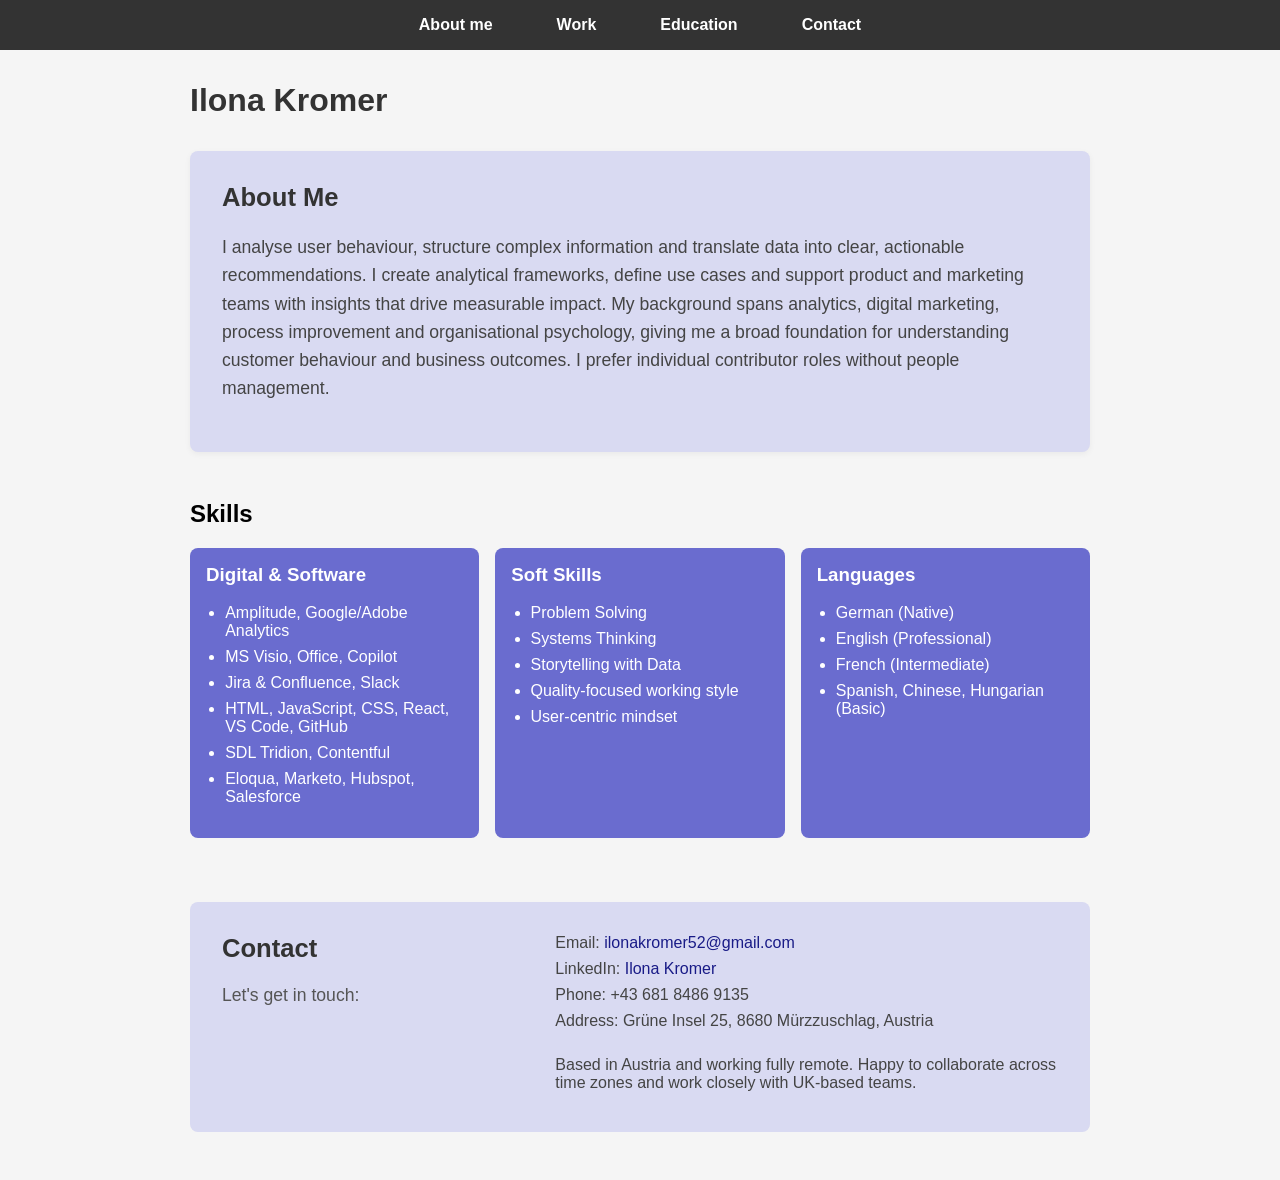
<file: index.html>
<!DOCTYPE html>
<html lang="en">
<head>
  <meta name="robots" content="noindex, nofollow">
  <meta charset="UTF-8" />
  <meta name="viewport" content="width=device-width, initial-scale=1.0" />
  <title>About Me</title>
  <link rel="stylesheet" href="style.css" />
</head>
<body>
  <nav class="navbar">
    <ul class="nav-list">
      <li><a href="index.html">About me</a></li>
      <li><a href="work.html">Work</a></li>
      <li><a href="education.html">Education</a></li>
      <li><a href="#contact">Contact</a></li>
    </ul>
  </nav>

  <div class="container">
    <h1>Ilona Kromer</h1>
    <section class="summary-box">
  <h2>About Me</h2>
  <p>
    I analyse user behaviour, structure complex information and translate 
data into clear, actionable recommendations. I create analytical 
frameworks, define use cases and support product and marketing 
teams with insights that drive measurable impact. My background 
spans analytics, digital marketing, process improvement and 
organisational psychology, giving me a broad foundation for 
understanding customer behaviour and business outcomes. I prefer 
individual contributor roles without people management.
</section>

   <section id="skills">
  <h2>Skills</h2>
  <div class="skills-row">
    <div class="skill-box">
      <h3>Digital & Software</h3>
      <ul>
        <li>Amplitude, Google/Adobe Analytics</li>
        <li>MS Visio, Office, Copilot</li>
        <li>Jira & Confluence, Slack</li>
        <li>HTML, JavaScript, CSS, React, VS Code, GitHub </li>
        <li>SDL Tridion, Contentful</li>
        <li>Eloqua, Marketo, Hubspot, Salesforce</li>
      </ul>
    </div>
    <div class="skill-box">
      <h3>Soft Skills</h3>
      <ul>
        <li>Problem Solving</li>
        <li>Systems Thinking</li>
        <li>Storytelling with Data</li>
        <li>Quality‑focused working style</li>
        <li>User‑centric mindset</li>
      </ul>
    </div>
    <div class="skill-box">
      <h3>Languages</h3>
      <ul>
        <li>German (Native)</li>
        <li>English (Professional)</li>
        <li>French (Intermediate)</li>
        <li>Spanish, Chinese, Hungarian (Basic)</li>
      </ul>
    </div>
  </div>
</section>

  <section id="contact" class="contact-box">
  <div class="contact-content">
    <div class="contact-left">
      <h2>Contact</h2>
      <p>Let's get in touch:</p>
    </div>
    <div class="contact-right">
      <ul>
        <li>Email: <a href="mailto:ilonakromer52@gmail.com">ilonakromer52@gmail.com</a></li>
        <li>LinkedIn: <a href="https://www.linkedin.com/in/ilona-kromer-66a8992a/" target="_blank">Ilona Kromer</a></li>
        <li>Phone: +43 681 8486 9135</li>
        <li>Address: Grüne Insel 25, 8680 Mürzzuschlag, Austria</li><br>
        <li>Based in Austria and working fully remote. Happy to collaborate across time zones and work closely with UK‑based teams.</li>
      </ul>
    </div>
  </div>
</section>


  </div>
</body>
</html>
</file>
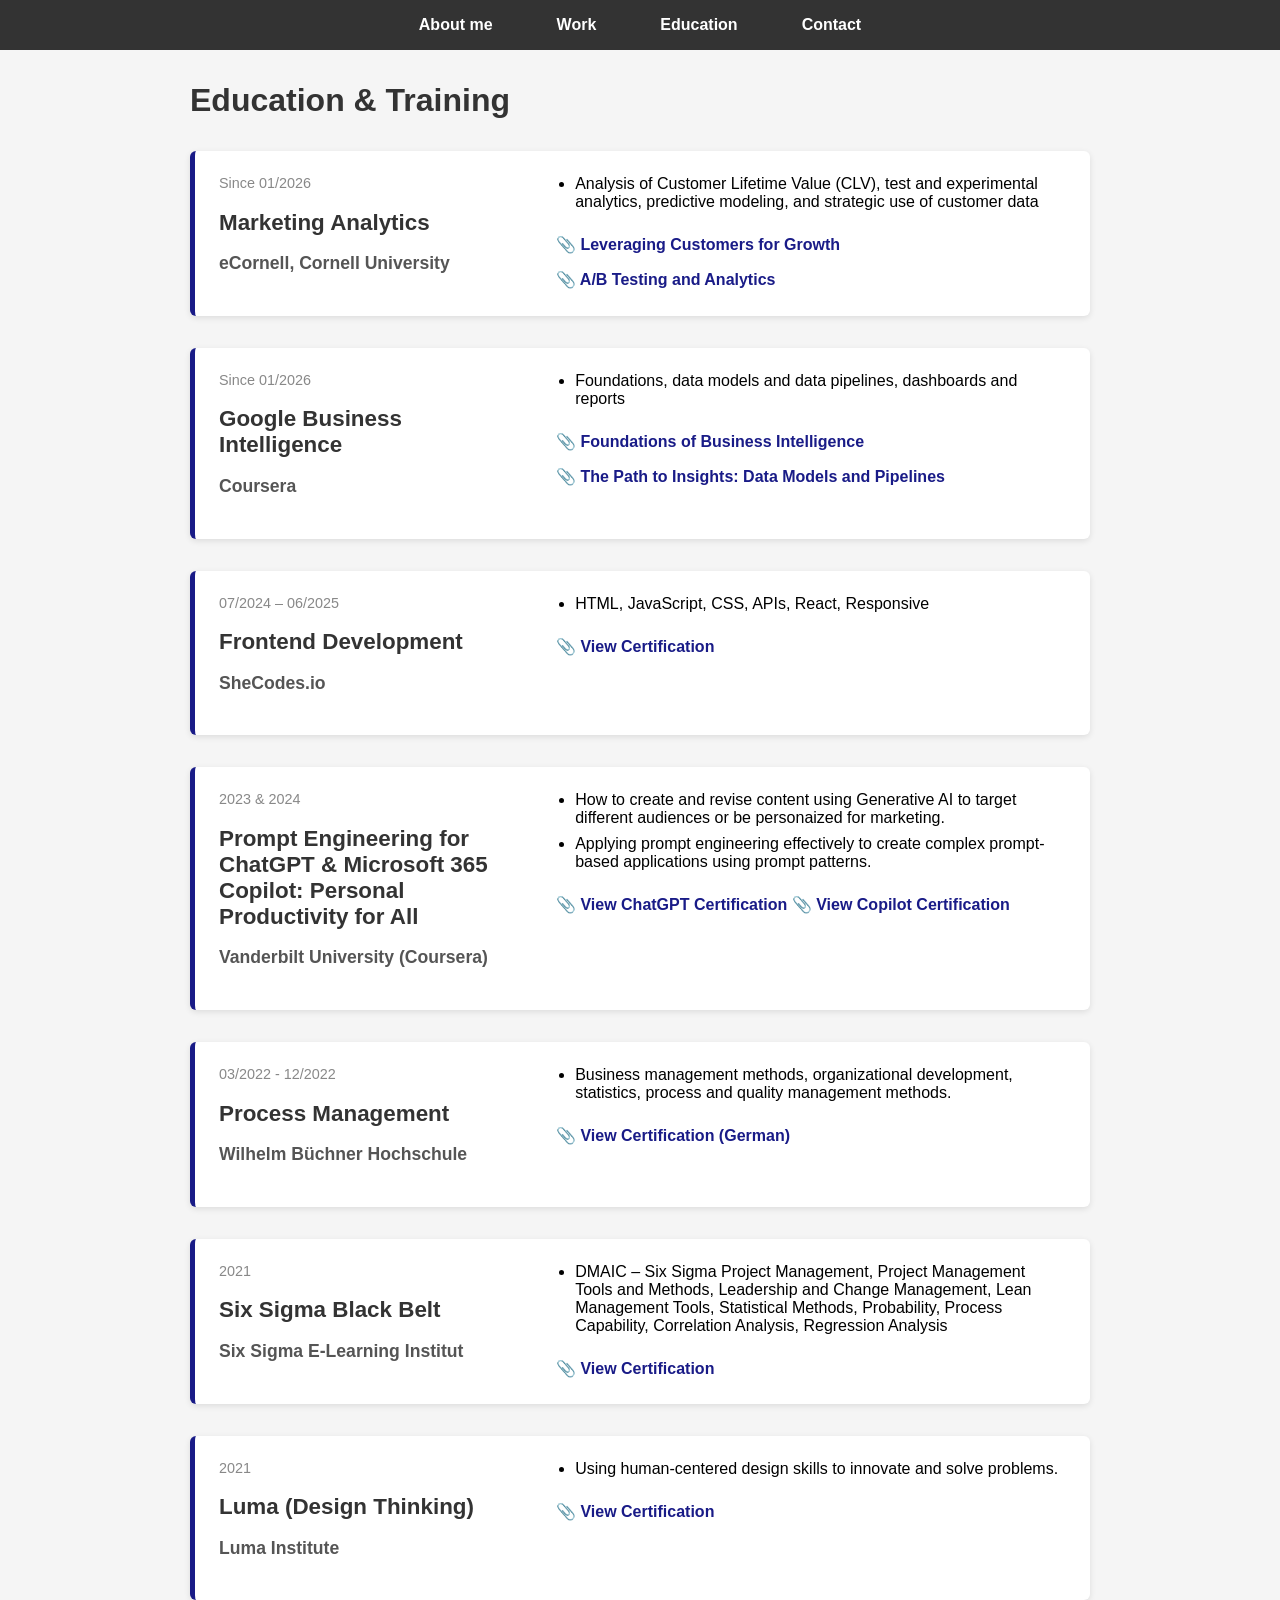
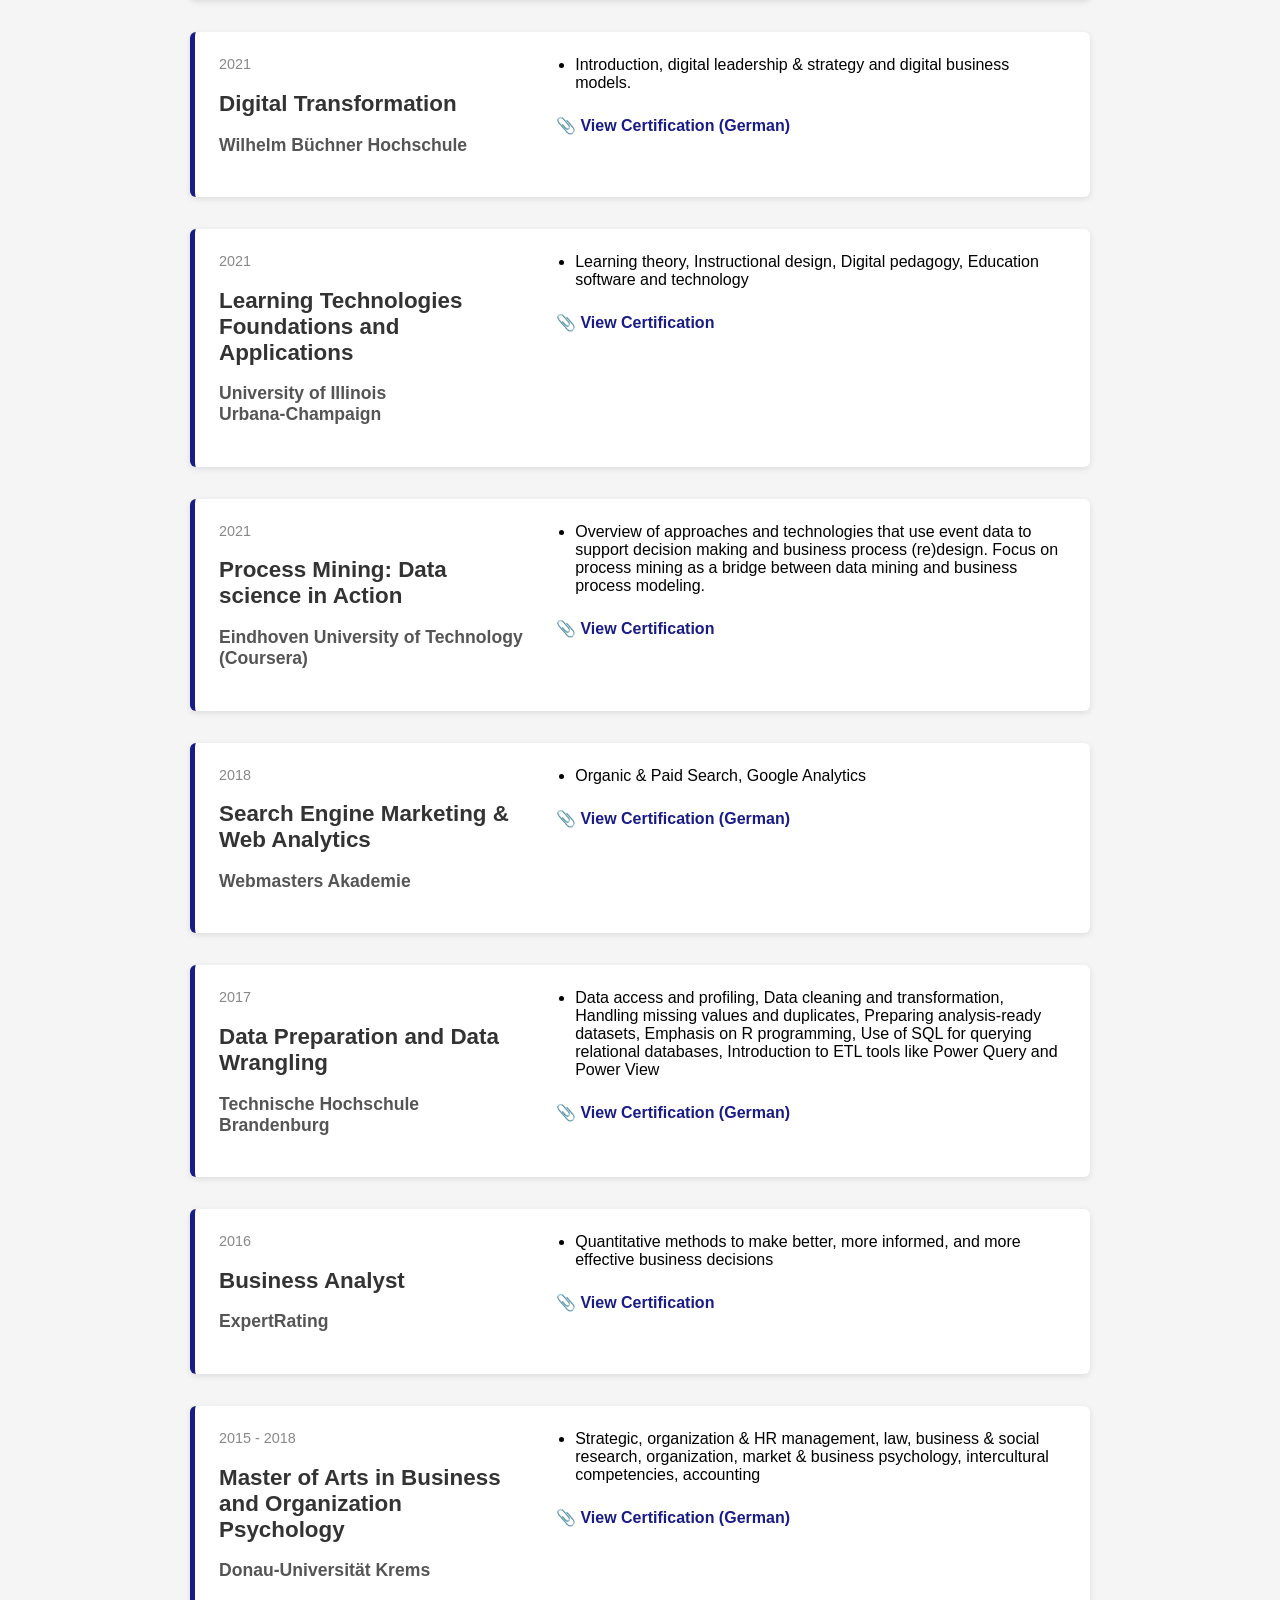
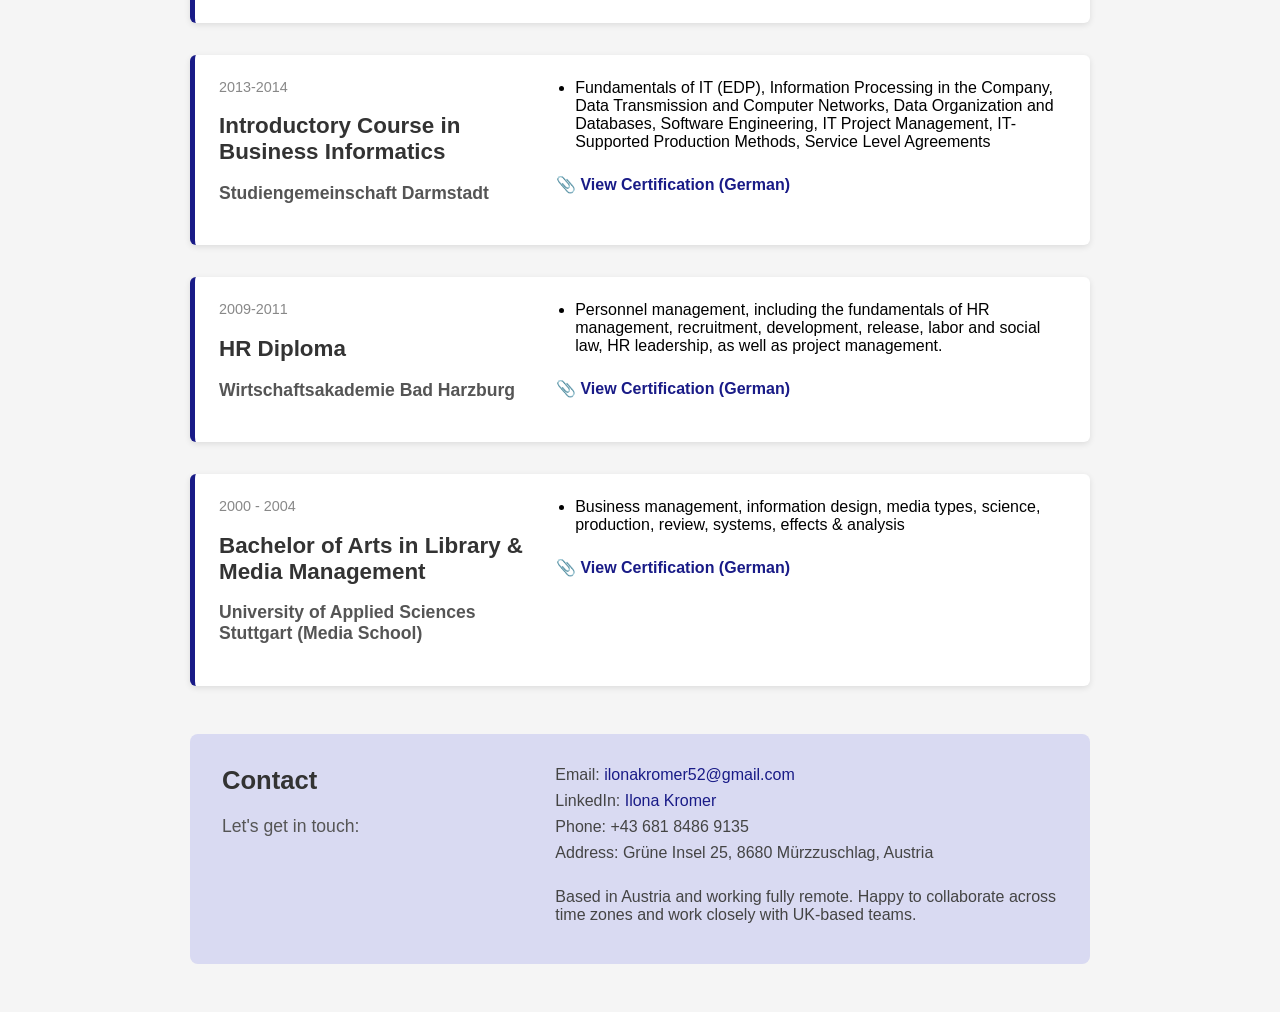
<file: education.html>
<!DOCTYPE html>
<html lang="en">
<head>
  <meta name="robots" content="noindex, nofollow">
  <meta charset="UTF-8" />
  <meta name="viewport" content="width=device-width, initial-scale=1.0" />
  <title>Education</title>
  <link rel="stylesheet" href="style.css" />
</head>
<body>
  <nav class="navbar">
    <ul class="nav-list">
      <li><a href="index.html">About me</a></li>
      <li><a href="work.html">Work</a></li>
      <li><a href="education.html">Education</a></li>
       <li><a href="#contact">Contact</a></li>
    </ul>
  </nav>

  <div class="container">
    <h1>Education & Training</h1>
<!-- FirstA Education Card -->
    <div class="edu-card">
      <div class="edu-left">
        <span class="edu-time">Since 01/2026</span>
        <h2 class="edu-course">Marketing Analytics</h2>
        <h3 class="edu-institution">eCornell, Cornell University</h3>
      </div>
      <div class="edu-right">
        <ul class="edu-tasks">
          <li>Analysis of Customer Lifetime Value (CLV), test and experimental analytics, predictive modeling, and strategic use of customer data</li>
          </ul>
        <a class="edu-download" href="ConfirmationOfCompletion_LeveragingCustomersforGrowth.pdf" target="_blank" download>📎 Leveraging Customers for Growth</a><br>
        <a class="edu-download" href="ConfirmationOfCompletionTestingandAnalytics.pdf" target="_blank" download>📎 A/B Testing and Analytics</a>
      </div>
    </div><!-- FirstB Education Card -->
    <div class="edu-card">
      <div class="edu-left">
        <span class="edu-time">Since 01/2026</span>
        <h2 class="edu-course">Google Business Intelligence</h2>
        <h3 class="edu-institution">Coursera</h3>
      </div>
      <div class="edu-right">
        <ul class="edu-tasks">
          <li>Foundations, data models and data pipelines, dashboards and reports</li>
          </ul>
        <a class="edu-download" href="Coursera_Fondationsofbusinessintelligence.pdf" target="_blank" download>📎 Foundations of Business Intelligence</a><br>
         <a class="edu-download" href="Coursera_Datamodelsandpipelines.pdf" target="_blank" download>📎 The Path to Insights: Data Models and Pipelines</a>
      </div>
      </div>
    
    <!-- FirstC Education Card -->
    <div class="edu-card">
      <div class="edu-left">
        <span class="edu-time">07/2024 – 06/2025</span>
        <h2 class="edu-course">Frontend Development</h2>
        <h3 class="edu-institution">SheCodes.io</h3>
      </div>
      <div class="edu-right">
        <ul class="edu-tasks">
          <li>HTML, JavaScript, CSS, APIs, React, Responsive</li>
          </ul>
        <a class="edu-download" href="https://www.shecodes.io/certificates/c8ff155c09fa15ffcf0c9c546fc94eca" target="_blank" download>📎 View Certification</a>
      </div>
    </div>

    <!-- Second Education Card -->
    <div class="edu-card">
      <div class="edu-left">
        <span class="edu-time">2023 & 2024</span>
        <h2 class="edu-course">Prompt Engineering for ChatGPT & Microsoft 365 Copilot: Personal Productivity for All</h2>
        <h3 class="edu-institution">Vanderbilt University (Coursera)</h3>
      </div>
      <div class="edu-right">
        <ul class="edu-tasks">
          <li>How to create and revise content using Generative AI to target different audiences or be personaized for marketing.</li>
          <li>Applying prompt engineering effectively to create complex prompt-based applications using prompt patterns.</li> 
        </ul>
        <a class="edu-download" href="https://coursera.org/share/b7564d3cdbf72cab89de0d326e8f38c9" target="_blank" download>📎 View ChatGPT Certification</a>
         <a class="edu-download" href="https://coursera.org/share/c2a1d60d590329255cd60bb11e40ae57" target="_blank" download>📎 View Copilot Certification</a>
      
      </div>
    </div>
<!-- Third Education Card -->
    <div class="edu-card">
      <div class="edu-left">
        <span class="edu-time">03/2022 - 12/2022</span>
        <h2 class="edu-course">Process Management</h2>
        <h3 class="edu-institution"> Wilhelm Büchner Hochschule</h3>
      </div>
      <div class="edu-right">
        <ul class="edu-tasks">
          <li>Business management methods, organizational development, statistics, process and quality management methods.</li> 
        </ul>
        <a class="edu-download" href="Prozessmanagement.pdf" target="_blank">📎 View Certification (German)</a>
      </div>
    </div>
    <!-- Third Education Card -->
    <div class="edu-card">
      <div class="edu-left">
        <span class="edu-time">2021</span>
        <h2 class="edu-course">Six Sigma Black Belt</h2>
        <h3 class="edu-institution"> Six Sigma E-Learning Institut</h3>
      </div>
      <div class="edu-right">
        <ul class="edu-tasks">
          <li>DMAIC – Six Sigma Project Management, Project Management Tools and Methods, Leadership and Change Management, Lean Management Tools, Statistical Methods, Probability, Process Capability, Correlation Analysis, Regression Analysis
      </ul>
        <a class="edu-download" href="Black_Belt.pdf" target="_blank" download>📎 View Certification</a>
      </div>
    </div>
    <!-- ThirdC Education Card -->
    <div class="edu-card">
      <div class="edu-left">
        <span class="edu-time">2021</span>
        <h2 class="edu-course">Luma (Design Thinking)</h2>
        <h3 class="edu-institution"> Luma Institute</h3>
      </div>
      <div class="edu-right">
        <ul class="edu-tasks">
          <li> Using human-centered design skills to innovate and solve problems.</li> 
        </ul>
        <a class="edu-download" href="Luma.pdf" target="_blank" download>📎 View Certification</a>
      </div>
    </div>
    <!-- Fourth Education Card -->
    <div class="edu-card">
      <div class="edu-left">
        <span class="edu-time">2021</span>
        <h2 class="edu-course">Digital Transformation</h2>
        <h3 class="edu-institution"> Wilhelm Büchner Hochschule</h3>
      </div>
      <div class="edu-right">
        <ul class="edu-tasks">
          <li>Introduction, digital leadership & strategy and digital business models.</li> 
        </ul>
        <a class="edu-download" href="Digitale_Transformation.pdf" target="_blank">📎 View Certification (German)</a>
      </div>
    </div>
    <!-- FourthA Education Card -->
    <div class="edu-card">
      <div class="edu-left">
        <span class="edu-time">2021</span>
        <h2 class="edu-course">Learning Technologies Foundations and Applications </h2>
        <h3 class="edu-institution"> University of Illinois Urbana‑Champaign</h3>
      </div>
      <div class="edu-right">
        <ul class="edu-tasks">
          <li>Learning theory, Instructional design, Digital pedagogy, Education software and technology
        </ul>
        <a class="edu-download" href="Learning_Technologies.pdf" target="_blank">📎 View Certification</a>
      </div>
    </div>
    <!-- FourthB Education Card -->
    <div class="edu-card">
      <div class="edu-left">
        <span class="edu-time">2021</span>
        <h2 class="edu-course">Process Mining: Data science in Action</h2>
        <h3 class="edu-institution"> Eindhoven University of Technology (Coursera)</h3>
      </div>
      <div class="edu-right">
        <ul class="edu-tasks">
          <li>Overview of approaches and technologies that use event data to support decision making and business process (re)design. Focus on process mining as a bridge between data mining and business process modeling.</li> 
        </ul>
        <a class="edu-download" href="https://coursera.org/share/8fd2d628d52ee7a53a643d163cfc325a" target="_blank" download>📎 View Certification</a>
      </div>
    </div>
     <!-- Fifth Education Card -->
    <div class="edu-card">
      <div class="edu-left">
        <span class="edu-time">2018</span>
        <h2 class="edu-course">Search Engine Marketing & Web Analytics</h2>
        <h3 class="edu-institution"> Webmasters Akademie</h3>
      </div>
      <div class="edu-right">
        <ul class="edu-tasks">
          <li>Organic & Paid Search, Google Analytics</li> 
        </ul>
        <a class="edu-download" href="SEM.pdf" target="_blank">📎 View Certification (German)</a>
      </div>
    </div>
    <!-- FifthB Education Card -->
    <div class="edu-card">
      <div class="edu-left">
        <span class="edu-time">2017</span>
        <h2 class="edu-course">Data Preparation and Data Wrangling</h2>
        <h3 class="edu-institution"> Technische Hochschule Brandenburg</h3>
      </div>
      <div class="edu-right">
        <ul class="edu-tasks">
          <li>Data access and profiling, Data cleaning and transformation, Handling missing values and duplicates, Preparing analysis-ready datasets, Emphasis on R programming, Use of SQL for querying relational databases, Introduction to ETL tools like Power Query and Power View
      </ul>
        <a class="edu-download" href="Brandenburg.pdf" target="_blank">📎 View Certification (German)</a>
      </div>
    </div>
     <!-- FifthC Education Card -->
    <div class="edu-card">
      <div class="edu-left">
        <span class="edu-time">2016</span>
        <h2 class="edu-course">Business Analyst</h2>
        <h3 class="edu-institution"> ExpertRating</h3>
      </div>
      <div class="edu-right">
         <ul class="edu-tasks">
          <li>Quantitative methods to make better, more informed, and more effective business decisions</li> 
        </ul>
        <a class="edu-download" href="Business_Analyst.pdf" target="_blank">📎 View Certification</a>
      </div>
    </div>
     <!-- Sixth Education Card -->
    <div class="edu-card">
      <div class="edu-left">
        <span class="edu-time">2015 - 2018</span>
        <h2 class="edu-course">Master of Arts in Business and Organization Psychology</h2>
        <h3 class="edu-institution"> Donau-Universität Krems</h3>
      </div>
      <div class="edu-right">
        <ul class="edu-tasks">
          <li>Strategic, organization & HR management, law, business & social 
research, organization, market & business psychology, intercultural 
competencies, accounting</li> 
        </ul>
        <a class="edu-download" href="Krems.pdf" target="_blank">📎 View Certification (German)</a>
      </div>
    </div>
     <!-- SixthB Education Card -->
    <div class="edu-card">
      <div class="edu-left">
        <span class="edu-time">2013-2014</span>
        <h2 class="edu-course">Introductory Course in Business Informatics</h2>
        <h3 class="edu-institution"> Studiengemeinschaft Darmstadt</h3>
      </div>
      <div class="edu-right">
        <ul class="edu-tasks">
          <li>Fundamentals of IT (EDP), Information Processing in the Company, Data Transmission and Computer Networks, Data Organization and Databases, Software Engineering, IT Project Management, IT-Supported Production Methods, Service Level Agreements</li> 
        </ul>
        <a class="edu-download" href="Darmstadt.pdf" target="_blank">📎 View Certification (German)</a>
      </div>
    </div>
     <!-- SixthC Education Card -->
    <div class="edu-card">
      <div class="edu-left">
        <span class="edu-time">2009-2011</span>
        <h2 class="edu-course">HR Diploma</h2>
        <h3 class="edu-institution"> Wirtschaftsakademie Bad Harzburg</h3>
      </div>
      <div class="edu-right">
        <ul class="edu-tasks">
          <li>Personnel management, including the fundamentals of HR management, recruitment, development, release, labor and social law, HR leadership, as well as project management.</li> 
        </ul>
        <a class="edu-download" href="Harzburg.pdf" target="_blank">📎 View Certification (German)</a>
      </div>
    </div>
     <!-- Seventh Education Card -->
    <div class="edu-card">
      <div class="edu-left">
        <span class="edu-time">2000 - 2004</span>
        <h2 class="edu-course">Bachelor of Arts in Library & Media Management </h2>
        <h3 class="edu-institution"> University of Applied Sciences Stuttgart (Media School)</h3>
      </div>
      <div class="edu-right">
        <ul class="edu-tasks">
          <li>Business management, information design, media types, science, production, review, systems, effects & analysis</li> 
        </ul>
        <a class="edu-download" href="HdM.pdf" target="_blank">📎 View Certification (German)</a>
      </div>
    </div>
     <!-- This closes the .container properly -->

  <section id="contact" class="contact-box">
    <div class="contact-content">
      <div class="contact-left">
        <h2>Contact</h2>
        <p>Let's get in touch:</p>
      </div>
      <div class="contact-right">
        <ul>
          <li>Email: <a href="mailto:ilonakromer52@gmail.com">ilonakromer52@gmail.com</a></li>
          <li>LinkedIn: <a href="https://www.linkedin.com/in/ilona-kromer-66a8992a/" target="_blank">Ilona Kromer</a></li>
          <li>Phone: +43 681 8486 9135</li>
          <li>Address: Grüne Insel 25, 8680 Mürzzuschlag, Austria</li><br>
          <li>Based in Austria and working fully remote. Happy to collaborate across time zones and work closely with UK‑based teams.</li>
        </ul>
      </div>
    </div>
  </section>
 
</body>
</html>
</file>
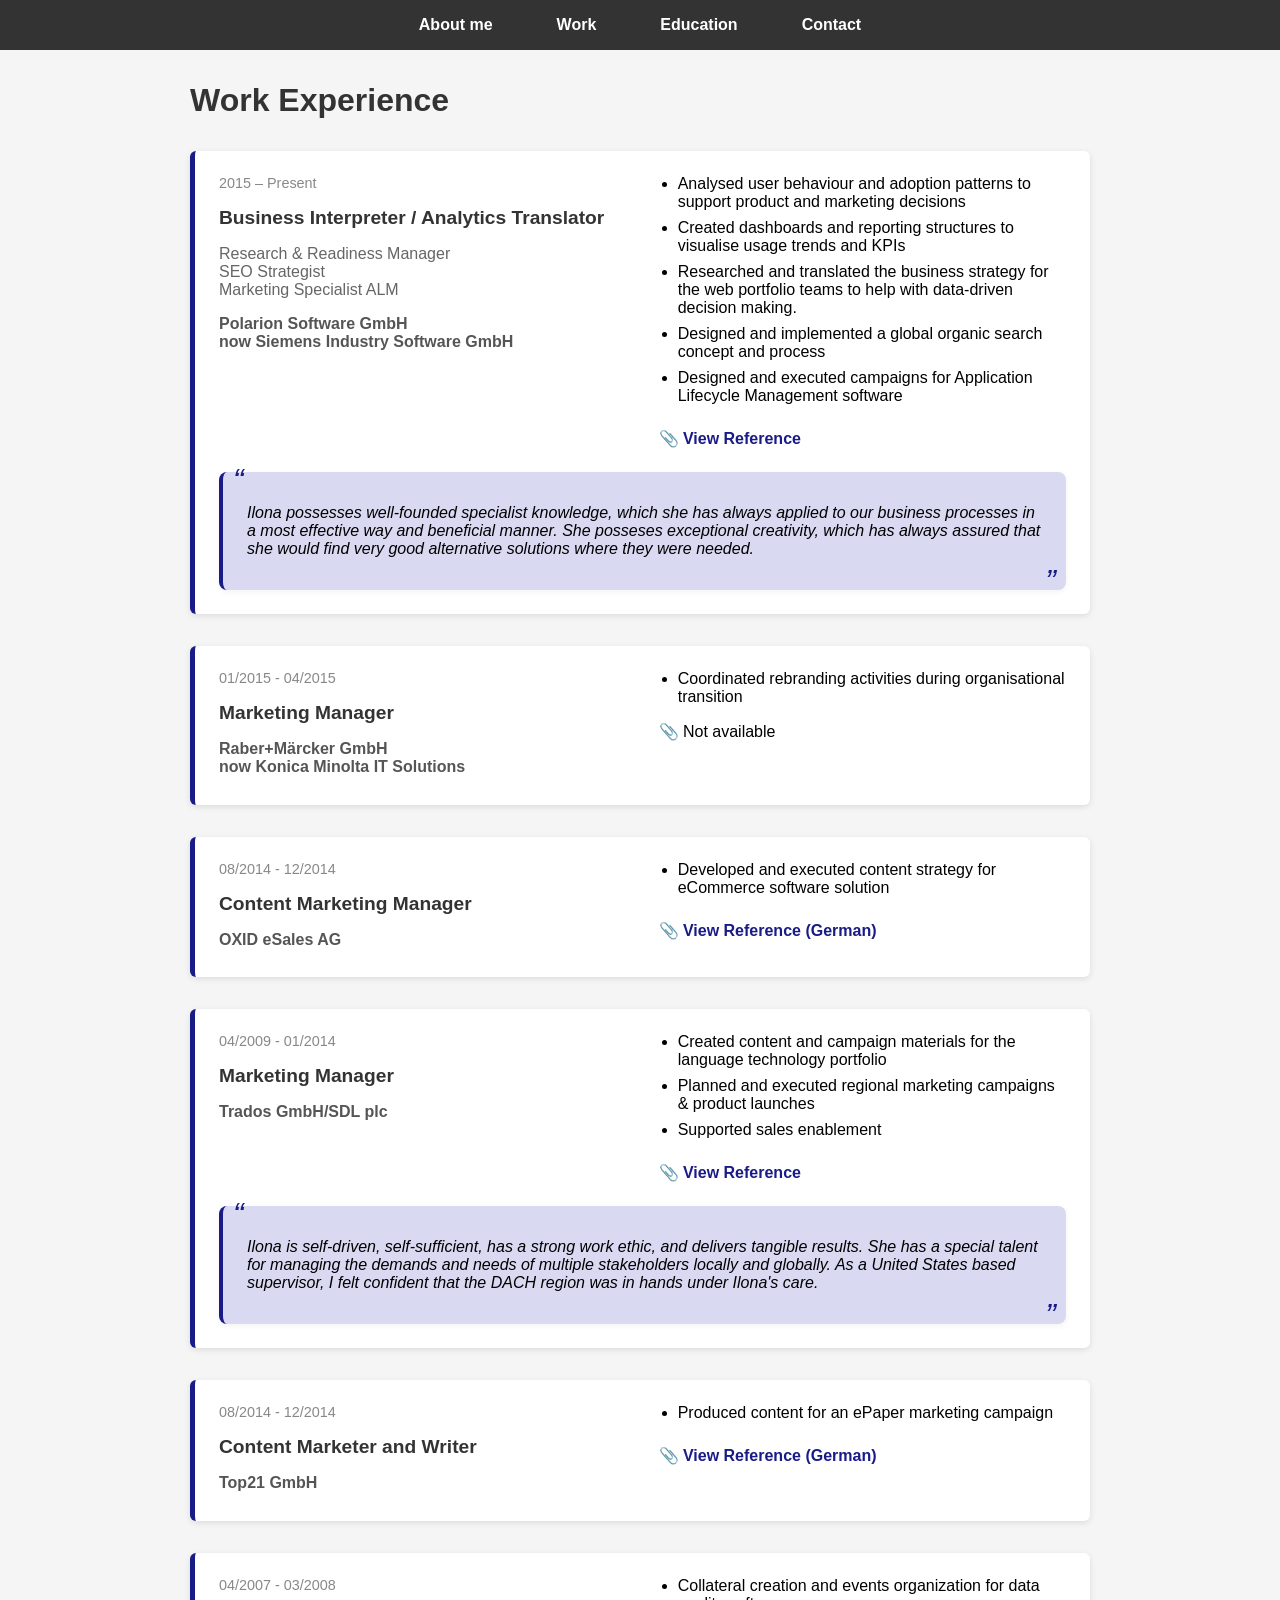
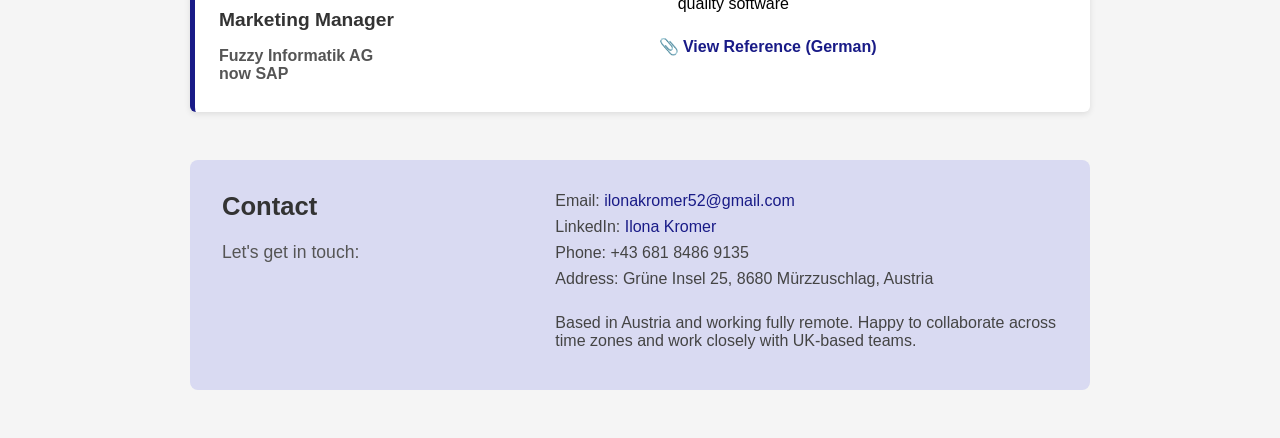
<file: work.html>
<!DOCTYPE html>
<html lang="en">
<head>
    <meta name="robots" content="noindex, nofollow">
  <meta charset="UTF-8" />
  <meta name="viewport" content="width=device-width, initial-scale=1.0" />
  <title>Work Experience</title>
  <link rel="stylesheet" href="style.css" />
</head>
<body>
  <nav class="navbar">
    <ul class="nav-list">
      <li><a href="index.html">About me</a></li>
      <li><a href="work.html">Work</a></li>
      <li><a href="education.html">Education</a></li>
       <li><a href="#contact">Contact</a></li>
    </ul>
  </nav>

  <div class="container">
    <h1>Work Experience</h1>

   <div class="job-card">
  <div class="job-content">
    <!-- Left Column: Time, Title, Employer -->
    <div class="job-left">
      <span class="job-time">2015 – Present</span>
      <h2 class="job-title">Business Interpreter / Analytics Translator</h2>
      <p class="job-role">Research & Readiness Manager<br>SEO Strategist <br>Marketing Specialist ALM</p>
      <h3 class="job-employer">Polarion Software GmbH<br>now Siemens Industry Software GmbH</h3>
    </div>

    <!-- Right Column: Tasks + Download -->
    <div class="job-right">
      <ul class="job-tasks">
        <li>Analysed user behaviour and adoption patterns to support product and marketing decisions</li>
        <li>Created dashboards and reporting structures to visualise usage trends and KPIs</li>
        <li>Researched and translated the business strategy for the web portfolio teams to help with data-driven decision making.</li>
        <li>Designed and implemented a global organic search concept and process</li>
        <li>Designed and executed campaigns for Application Lifecycle Management software</li>
      </ul>
      <a class="job-download" href="Siemens.pdf" target="_blank">📎 View Reference</a>
    </div>
  </div>

  <!-- Testimonial Section Below -->
  <div class="job-testimonial testimonial-inline">
    <div class="testimonial-box">
      <p>Ilona possesses well-founded specialist knowledge, which she has always applied to our business processes in a most effective way and beneficial manner. She posseses exceptional creativity, which has always assured that she would find very good alternative solutions where they were needed.</p>
      <span class="testimonial-author"></span>
      </div>
  </div>
</div>
     <div class="job-card">
      <div class="job-content">
        <div class="job-left">
          <span class="job-time">01/2015 - 04/2015</span>
          <h2 class="job-title">Marketing Manager</h2>
          <h3 class="job-employer">Raber+Märcker GmbH <br>now Konica Minolta IT Solutions</h3>
        </div>
        <div class="job-right">
          <ul class="job-tasks">
            <li>Coordinated rebranding activities during organisational transition</li>
          </ul>
          <p  >📎 Not available</p>
        </div>
      </div>
    </div>
<div class="job-card">
      <div class="job-content">
        <div class="job-left">
          <span class="job-time">08/2014 - 12/2014</span>
          <h2 class="job-title">Content Marketing Manager</h2>
          <h3 class="job-employer">OXID eSales AG</h3>
        </div>
        <div class="job-right">
          <ul class="job-tasks">
            <li>Developed and executed content strategy for eCommerce software solution</li>
          </ul>
          <a class="job-download" href="Oxid.pdf" target="_blank">📎 View Reference (German)</a>
        </div>
      </div>
    </div>
     <div class="job-card">
  <div class="job-content">
    <!-- Left Column: Time, Title, Employer -->
    <div class="job-left">
      <span class="job-time">04/2009 - 01/2014</span>
      <h2 class="job-title"> Marketing Manager</h2>
      <h3 class="job-employer">Trados GmbH/SDL plc</div>

    <!-- Right Column: Tasks + Download -->
    <div class="job-right">
      <ul class="job-tasks">
        <li>Created content and campaign materials for the language technology portfolio</li>
      <li>Planned and executed regional marketing campaigns & product launches</li>
      <li>Supported sales enablement</li>
      </ul>
      <a class="job-download" href="SDL2.pdf" target="_blank">📎 View Reference</a>
    </div>
  </div>

  <!-- Testimonial Section Below -->
  <div class="job-testimonial testimonial-inline">
    <div class="testimonial-box">
      <p>Ilona is self-driven, self-sufficient, has a strong work ethic, and delivers tangible results. She has a special talent for managing the demands and needs of multiple stakeholders locally and globally. As a United States based supervisor, I felt confident that the DACH region was in hands under Ilona's care.</p>
      <span class="testimonial-author"></span>
      </div>
  
   </div>
  </div>
  <div class="job-card">
      <div class="job-content">
        <div class="job-left">
          <span class="job-time">08/2014 - 12/2014</span>
          <h2 class="job-title"> Content Marketer and Writer</h2>
          <h3 class="job-employer">Top21 GmbH</h3>
        </div>
        <div class="job-right">
          <ul class="job-tasks">
            <li>Produced content for an ePaper marketing campaign
</li>
          </ul>
          <a class="job-download" href="Top21.pdf" target="_blank">📎 View Reference (German)</a>
        </div>
      </div>
       </div>
        <div class="job-card">
      <div class="job-content">
        <div class="job-left">
          <span class="job-time">04/2007 - 03/2008</span>
          <h2 class="job-title"> Marketing Manager</h2>
          <h3 class="job-employer">Fuzzy Informatik AG <br> now SAP</h3>
        </div>
        <div class="job-right">
          <ul class="job-tasks">
            <li>Collateral creation and events organization for data quality software
</li>
          </ul>
          <a class="job-download" href="Fuzzy.pdf" target="_blank">📎 View Reference (German)</a>
       
      </div>
    </div>
  </div>
 <section id="contact" class="contact-box">
  <div class="contact-content">
    <div class="contact-left">
      <h2>Contact</h2>
      <p>Let's get in touch:</p>
    </div>
    <div class="contact-right">
      <ul>
        <li>Email: <a href="mailto:ilonakromer52@gmail.com">ilonakromer52@gmail.com</a></li>
        <li>LinkedIn: <a href="https://www.linkedin.com/in/ilona-kromer-66a8992a/" target="_blank">Ilona Kromer</a></li>
        <li>Phone: +43 681 8486 9135</li>
        <li>Address: Grüne Insel 25, 8680 Mürzzuschlag, Austria</li><br>
        <li>Based in Austria and working fully remote. Happy to collaborate across time zones and work closely with UK‑based teams.</li>
      </ul>
    </div>
  </div>
</section>

</body>
</html>
</file>
<file: style.css>
/* Base styles */
body {
  font-family: Arial, sans-serif;
  margin: 0;
  padding: 0;
  background-color: #f5f5f5;
}

/* Navigation bar */
.navbar {
  background-color: #333;
  padding: 1rem;
}

.nav-list {
  list-style: none;
  display: flex;
  gap: 2rem;
  margin: 0;
  padding: 0;
}

.nav-list li a {
  color: #fff;
  text-decoration: none;
  font-weight: bold;
}

nav ul {
  display: flex;
  justify-content: center;
  list-style: none;
  padding: 0;
}

nav li {
  margin: 0 1rem;
}

nav a {
  color: #191b87;
  text-decoration: none;
  transition: color 0.3s ease, transform 0.3s ease;
}

nav a:hover {
  color: #191b87;
  transform: translateY(-2px);
}

/* Page container */
.container {
  max-width: 900px;
  margin: 2rem auto;
  padding: 0 1rem;
}

h1 {
  font-size: 2rem;
  margin-bottom: 2rem;
  color: #333;
}

/* Job card styling */
.job-card {
  background-color: #fff;
  border-left: 5px solid #191b87;
  padding: 1.5rem;
  margin-bottom: 2rem;
  box-shadow: 0 2px 6px rgba(0,0,0,0.1);
  border-radius: 6px;
}

.job-card h2 {
  font-size: 1.2rem;
  margin-bottom: 0.5rem;
}

.job-card h3 {
  font-size: 1.0rem;
  margin-bottom: 0.3rem;
}

.job-content {
  display: flex;
  flex-wrap: wrap;
  gap: 2rem;
}

.job-left {
  flex: 1 1 250px;
}

.job-right {
  flex: 2 1 400px;
}

.job-time {
  font-size: 0.9rem;
  color: #888;
  display: block;
  margin-bottom: 0.5rem;
}

.job-title {
  font-size: 1.4rem;
  color: #333;
  margin-bottom: 0.3rem;
}

.job-employer {
  font-size: 1.1rem;
  color: #555;
}

.job-tasks {
  margin: 0;
  padding-left: 1.2rem;
}

.job-tasks li {
  margin-bottom: 0.5rem;
  list-style-type: disc;
}

.job-download {
  display: inline-block;
  margin-top: 1rem;
  color: #191b87;
  text-decoration: none;
  font-weight: bold;
}

.job-download:hover {
  text-decoration: underline;
}

/* Education card styling */
.edu-card {
  background-color: #fff;
  border-left: 5px solid #191b87;
  padding: 1.5rem;
  margin-bottom: 2rem;
  box-shadow: 0 2px 6px rgba(0,0,0,0.1);
  border-radius: 6px;
  display: flex;
  flex-wrap: wrap;
  gap: 2rem;
}

.edu-content {
  display: flex;
  flex-wrap: wrap;
  gap: 2rem;
}

.edu-left {
  flex: 1 1 250px;
}

.edu-right {
  flex: 2 1 400px;
}

.edu-time {
  font-size: 0.9rem;
  color: #888;
  display: block;
  margin-bottom: 0.5rem;
}

.edu-course {
  font-size: 1.4rem;
  color: #333;
  margin-bottom: 0.3rem;
}

.edu-institution {
  font-size: 1.1rem;
  color: #555;
}

.edu-summary {
  font-size: 1rem;
  color: #444;
  line-height: 1.6;
}

.edu-tasks {
  margin: 0;
  padding-left: 1.2rem;
}

.edu-tasks li {
  margin-bottom: 0.5rem;
  list-style-type: disc;
}

.edu-download {
  display: inline-block;
  margin-top: 1rem;
  color: #191b87;
  text-decoration: none;
  font-weight: bold;
}

.edu-download:hover {
  text-decoration: underline;
}

/* Timeline container */
.timeline {
  position: relative;
  margin-left: 1rem;
  padding-left: 2rem;
  border-left: 3px solid #6A6CCF;
}

/* HOME PAGE STYLES */
.summary {
  font-size: 1.1rem;
  margin: 1rem 0 2rem;
  text-align: center;
  color: #444;
}

section {
  margin-bottom: 3rem;
}

/* Skill-box with second highlight color */
.skill-box {
  flex: 1 1 250px;
  background: #6A6CCF; /* second highlight color */
  padding: 1rem;
  margin-bottom: 1rem;
  border-radius: 8px;
}

.skill-box h3 {
  margin-top: 0;
  color: #fff;
}

.skill-box ul {
  padding-left: 1.2rem;
}

.skill-box li {
  margin-bottom: 0.5rem;
  color: #fff;
}

blockquote {
  background: #fff;
  border-left: 4px solid #191b87;
  padding: 1rem;
  margin: 1rem 0;
  font-style: italic;
  box-shadow: 0 1px 4px rgba(0,0,0,0.05);
}

cite {
  display: block;
  margin-top: 0.5rem;
  font-weight: bold;
  color: #555;
}

#contact ul {
  list-style: none;
  padding-left: 0;
}

#contact li {
  margin-bottom: 0.5rem;
}

#contact a {
  color: #191b87;
  text-decoration: none;
}

#contact a:hover {
  text-decoration: underline;
}

.skills-row {
  display: flex;
  flex-wrap: wrap;
  gap: 1rem;
  justify-content: space-between;
}

.job-content {
  display: flex;
  flex-wrap: wrap;
  gap: 2rem;
  align-items: flex-start;
}

.job-left,
.job-right,
.job-testimonial {
  flex: 1 1 30%;
}

/* Testimonial-box */
.testimonial-box {
  background-color: #D9DAF2;
  border-left: 4px solid #191b87;
  padding: 1rem 1.5rem;
  border-radius: 8px;
  box-shadow: 0 2px 6px rgba(0, 0, 0, 0.05);
  font-style: italic;
  position: relative;
}

.testimonial-box::before {
  content: "“";
  font-size: 2rem;
  color: #191b87;
  position: absolute;
  top: -10px;
  left: 10px;
}

.testimonial-box::after {
  content: "”";
  font-size: 2rem;
  color: #191b87;
  position: absolute;
  bottom: -10px;
  right: 10px;
}

.testimonial-author {
  display: block;
  margin-top: 0.5rem;
  font-weight: bold;
  color: #333;
}

.testimonial-link {
  display: block;
  margin-top: 0.5rem;
  font-size: 0.9rem;
  color: #191b87;
  text-decoration: underline;
}

.contact-box {
  background-color: #D9DAF2;
  padding: 2rem;
  border-radius: 8px;
  display: flex;
  flex-direction: column;
  margin-top: 3rem;
}

.contact-content {
  display: flex;
  flex-wrap: wrap;
  justify-content: space-between;
  gap: 2rem;
}

.contact-left {
  flex: 1 1 250px;
}

.contact-left h2 {
  margin-top: 0;
  font-size: 1.6rem;
  color: #333;
}

.contact-left p {
  font-size: 1.1rem;
  color: #555;
}

.contact-right {
  flex: 2 1 400px;
}

.contact-right ul {
  list-style: none;
  padding-left: 0;
  margin: 0;
}

.contact-right li {
  margin-bottom: 0.5rem;
  font-size: 1rem;
  color: #444;
}

.contact-right a {
  color: #191b87;
  text-decoration: none;
}

.contact-right a:hover {
  text-decoration: underline;
}

.summary-box {
  background-color: #D9DAF2;
  padding: 2rem;
  border-radius: 8px;
  margin-bottom: 3rem;
  box-shadow: 0 2px 6px rgba(0,0,0,0.05);
}

.summary-box h2 {
  margin-top: 0;
  font-size: 1.6rem;
  color: #333;
}

.summary-box p {
  font-size: 1.1rem;
  color: #444;
  line-height: 1.6;
  margin-top: 1rem;
}

.job-role {
  font-size: 1rem;
  color: #666;
  margin-bottom: 0.5rem;
}

.testimonial-inline {
  margin-top: 1.5rem;
}
</file>
